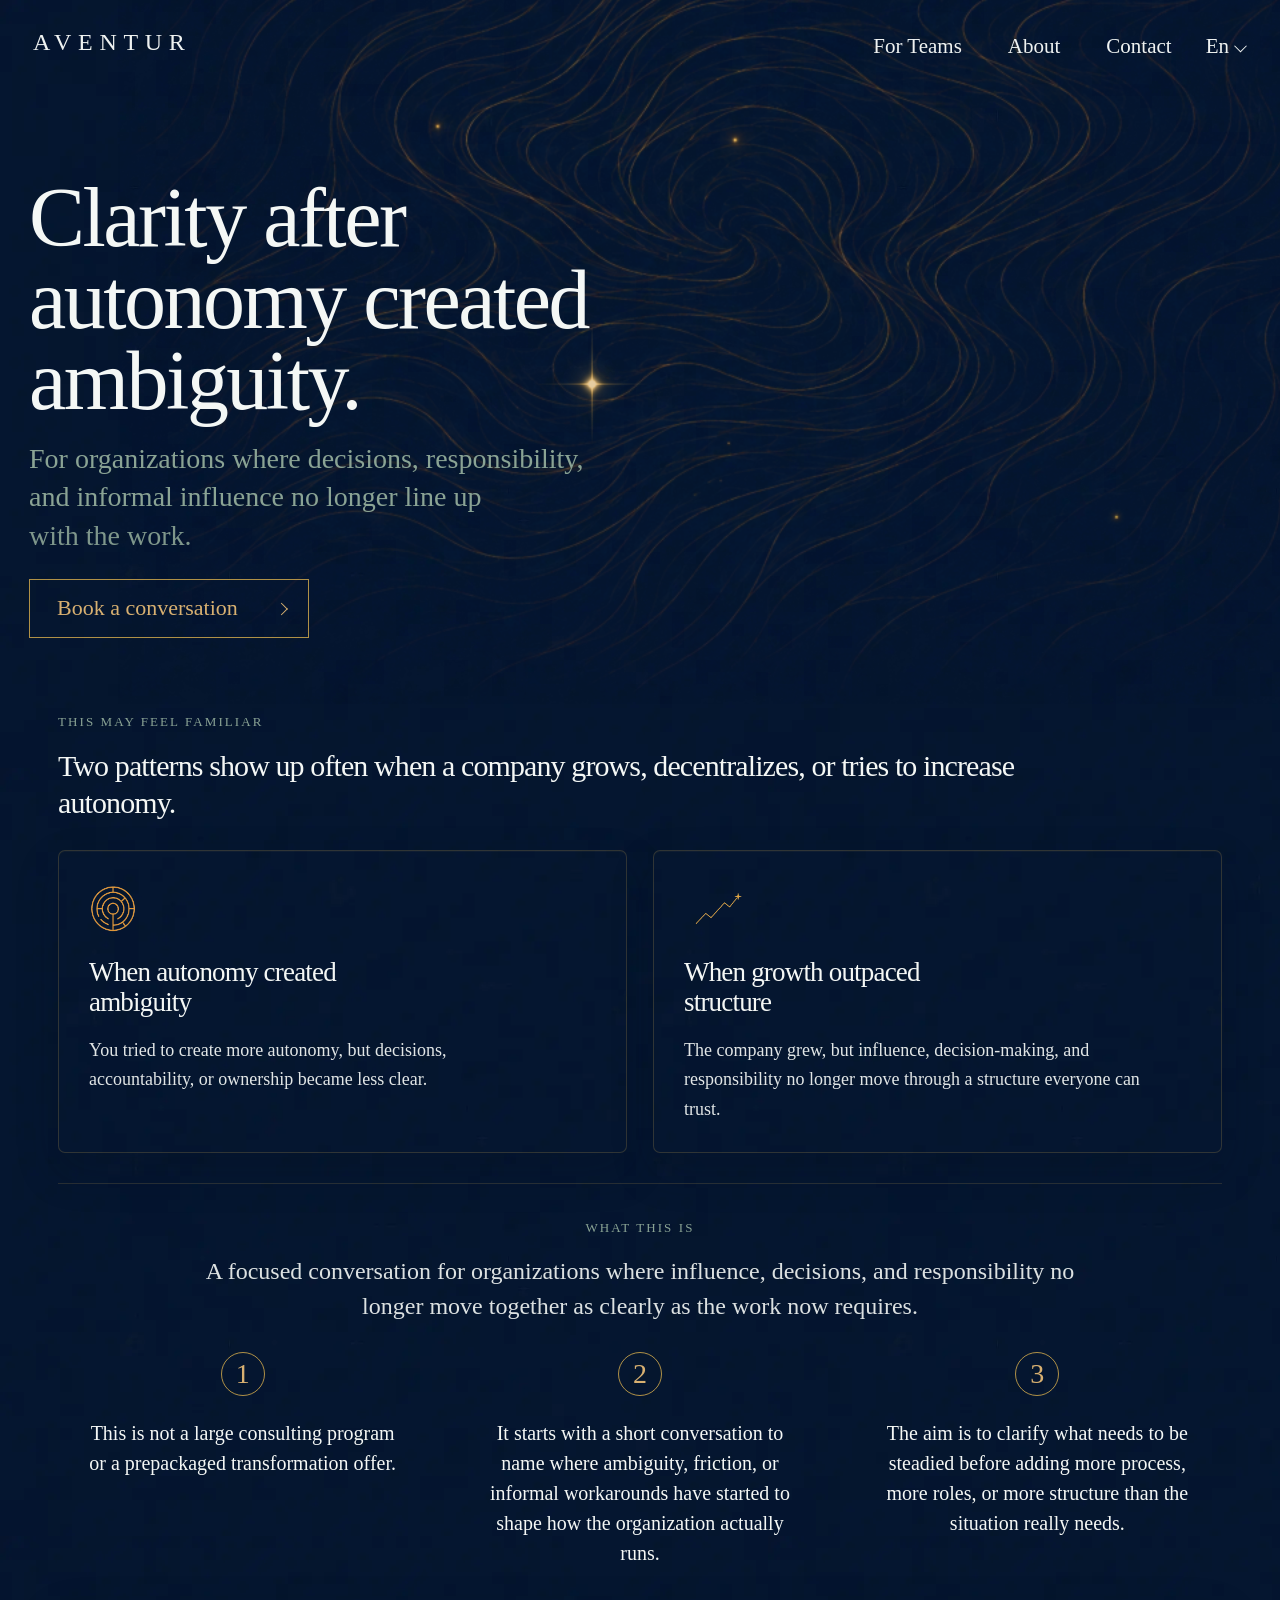
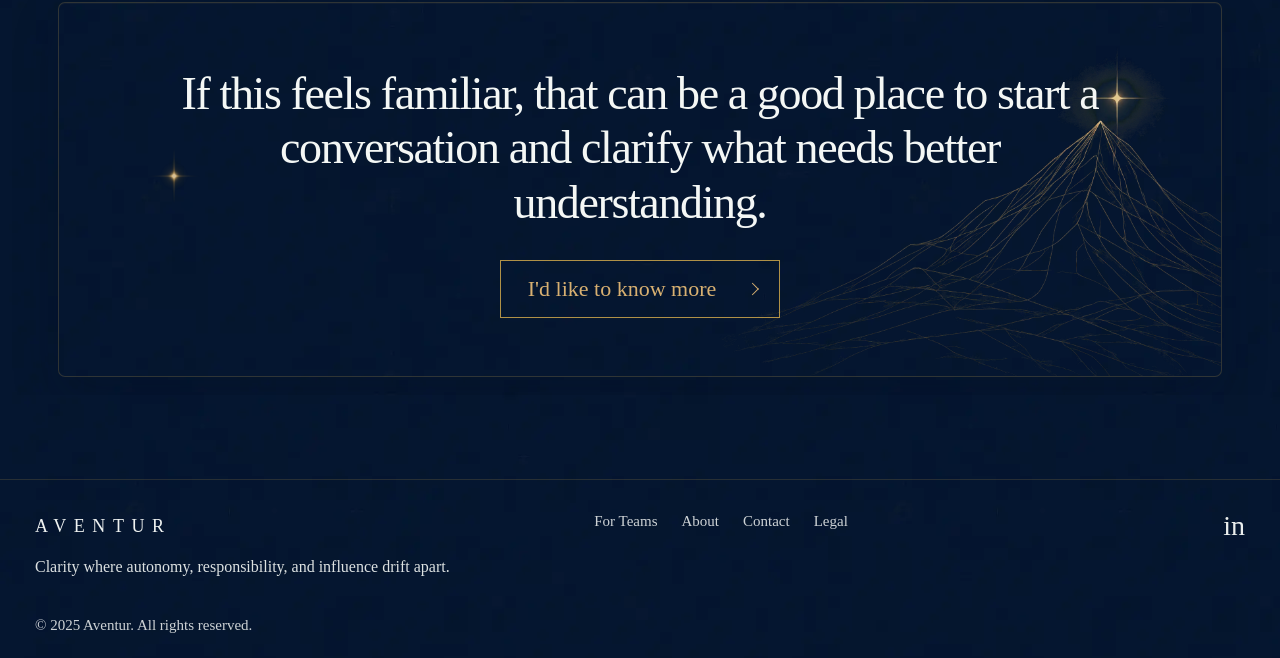
<file: en/index.html>
<!DOCTYPE html>
<html lang="en">
  <head>
    <meta charset="UTF-8">
    <meta name="viewport" content="width=device-width, initial-scale=1.0">
    <title>Aventur</title>
    <meta
      name="description"
      content="Aventur helps organizations restore boundaries without returning to bureaucracy."
    >
    <link rel="canonical" href="https://aventur.biz/en/">
    <link rel="alternate" hreflang="en" href="https://aventur.biz/en/">
    <link rel="alternate" hreflang="pl" href="https://aventur.biz/pl/">
    <link rel="alternate" hreflang="x-default" href="https://aventur.biz/pl/">
    <link rel="icon" type="image/png" href="../assets/favicon/favicon2.png">
    <meta name="theme-color" content="#0b0e12">
    <link rel="stylesheet" href="../styles.css">
  </head>
  <body>
    <main class="page-shell" id="top">
      <section class="hero-frame-wrap">
        <div class="hero-frame">
          <div class="hero-art" aria-hidden="true">
            <img
              class="hero-art-image"
              src="../assets/Hero image/aventurine_hero_nebula_alpha_brushed_960.webp"
              alt=""
              fetchpriority="high"
            >
            <img
              class="hero-art-star"
              src="../assets/logo/aventur-hero-image_cross_star.png"
              alt=""
            >
          </div>

          <header class="site-header">
            <a class="brand" href="#top" aria-label="Aventur home">
              <span class="brand-text">AVENTUR</span>
            </a>
            <div class="header-actions">
              <nav class="site-nav" aria-label="Primary">
                <a href="#for-teams">For Teams</a>
                <a href="#about">About</a>
                <a href="https://calendly.com/sebastian-rudnicki-aventur/30min">Contact</a>
              </nav>
              <details class="lang-switch">
                <summary class="lang-current">En</summary>
                <div class="lang-menu" aria-label="Language switcher">
                  <a class="lang-link" href="../pl/" lang="pl" hreflang="pl">Polish</a>
                </div>
              </details>
            </div>
          </header>

          <div class="hero-grid">
            <div class="hero-copy">
              <h1>
                <span>Clarity after</span>
                <span>autonomy created</span>
                <span>ambiguity.</span>
              </h1>
              <p class="hero-support">
                <span>For organizations where decisions, responsibility,</span>
                <span>and informal influence no longer line up</span>
                <span>with the work.</span>
              </p>
              <a class="hero-cta" href="https://calendly.com/sebastian-rudnicki-aventur/30min">Book a conversation</a>
            </div>
          </div>

          <section class="recognition" aria-labelledby="recognition-title">
            <p class="section-eyebrow">This may feel familiar</p>
            <h2 class="section-title" id="recognition-title">
              Two patterns show up often when a company grows, decentralizes, or tries to
              increase autonomy.
            </h2>

            <div class="card-row" id="for-teams">
              <article class="service-card">
                <img
                  class="service-symbol service-symbol--autonomy"
                  src="../assets/Symbols/When autonomy created ambiguity_alpha_crop.png"
                  alt=""
                  loading="lazy"
                >
                <h3>When autonomy created ambiguity</h3>
                <p>
                  You tried to create more autonomy, but decisions, accountability, or
                  ownership became less clear.
                </p>
              </article>
              <article class="service-card">
                <img
                  class="service-symbol service-symbol--growth"
                  src="../assets/Symbols/When growth outpaced structure_alpha_crop.png"
                  alt=""
                  loading="lazy"
                >
                <h3>When growth outpaced structure</h3>
                <p>
                  The company grew, but influence, decision-making, and responsibility no
                  longer move through a structure everyone can trust.
                </p>
              </article>
            </div>
          </section>

          <section class="what-this-is" id="about" aria-labelledby="what-this-is-title">
            <h2 class="section-eyebrow section-eyebrow--centered" id="what-this-is-title">
              What this is
            </h2>
            <p class="what-this-is-intro">
              A focused conversation for organizations where influence, decisions, and
              responsibility no longer move together as clearly as the work now requires.
            </p>
            <div class="steps-row">
              <article class="step-card">
                <span class="step-number">1</span>
                <p>This is not a large consulting program or a prepackaged transformation offer.</p>
              </article>
              <article class="step-card">
                <span class="step-number">2</span>
                <p>It starts with a short conversation to name where ambiguity, friction, or informal workarounds have started to shape how the organization actually runs.</p>
              </article>
              <article class="step-card">
                <span class="step-number">3</span>
                <p>The aim is to clarify what needs to be steadied before adding more process, more roles, or more structure than the situation really needs.</p>
              </article>
            </div>
          </section>

          <section class="contact-panel" id="contact" aria-labelledby="contact-title">
            <div class="contact-panel-art" aria-hidden="true">
              <img
                class="contact-panel-artwork"
                src="../assets/Artwork/Mountain-alpha-5.webp"
                alt=""
                loading="lazy"
              >
              <img
                class="contact-panel-star"
                src="../assets/logo/aventur-hero-image_cross_star.png"
                alt=""
              >
            </div>
            <h2 class="contact-title" id="contact-title">
              If this feels familiar, that can be a good place to start a conversation and clarify what needs better understanding.
            </h2>
            <div class="contact-actions">
              <a class="hero-cta contact-cta" href="https://calendly.com/sebastian-rudnicki-aventur/30min">I'd like to know more</a>
            </div>
          </section>
        </div>
      </section>

      <footer class="site-footer" aria-label="Footer">
        <div class="footer-inner">
          <div class="footer-grid">
            <div class="footer-brand-block">
              <a class="footer-brand" href="#top" aria-label="Aventur home">AVENTUR</a>
              <p>Clarity where autonomy, responsibility, and influence drift apart.</p>
            </div>

            <div class="footer-meta">
              <nav class="footer-meta-links" aria-label="Footer navigation">
                <a href="#for-teams">For Teams</a>
                <a href="#about">About</a>
                <a href="#contact">Contact</a>
                <a href="./legal/">Legal</a>
              </nav>

              <div class="footer-socials" aria-label="Social links">
                <a href="#" aria-label="LinkedIn">in</a>
              </div>
            </div>
          </div>

          <div class="footer-legal">
            <small>&copy; 2025 Aventur. All rights reserved.</small>
          </div>
        </div>
      </footer>
    </main>
  </body>
</html>
</file>
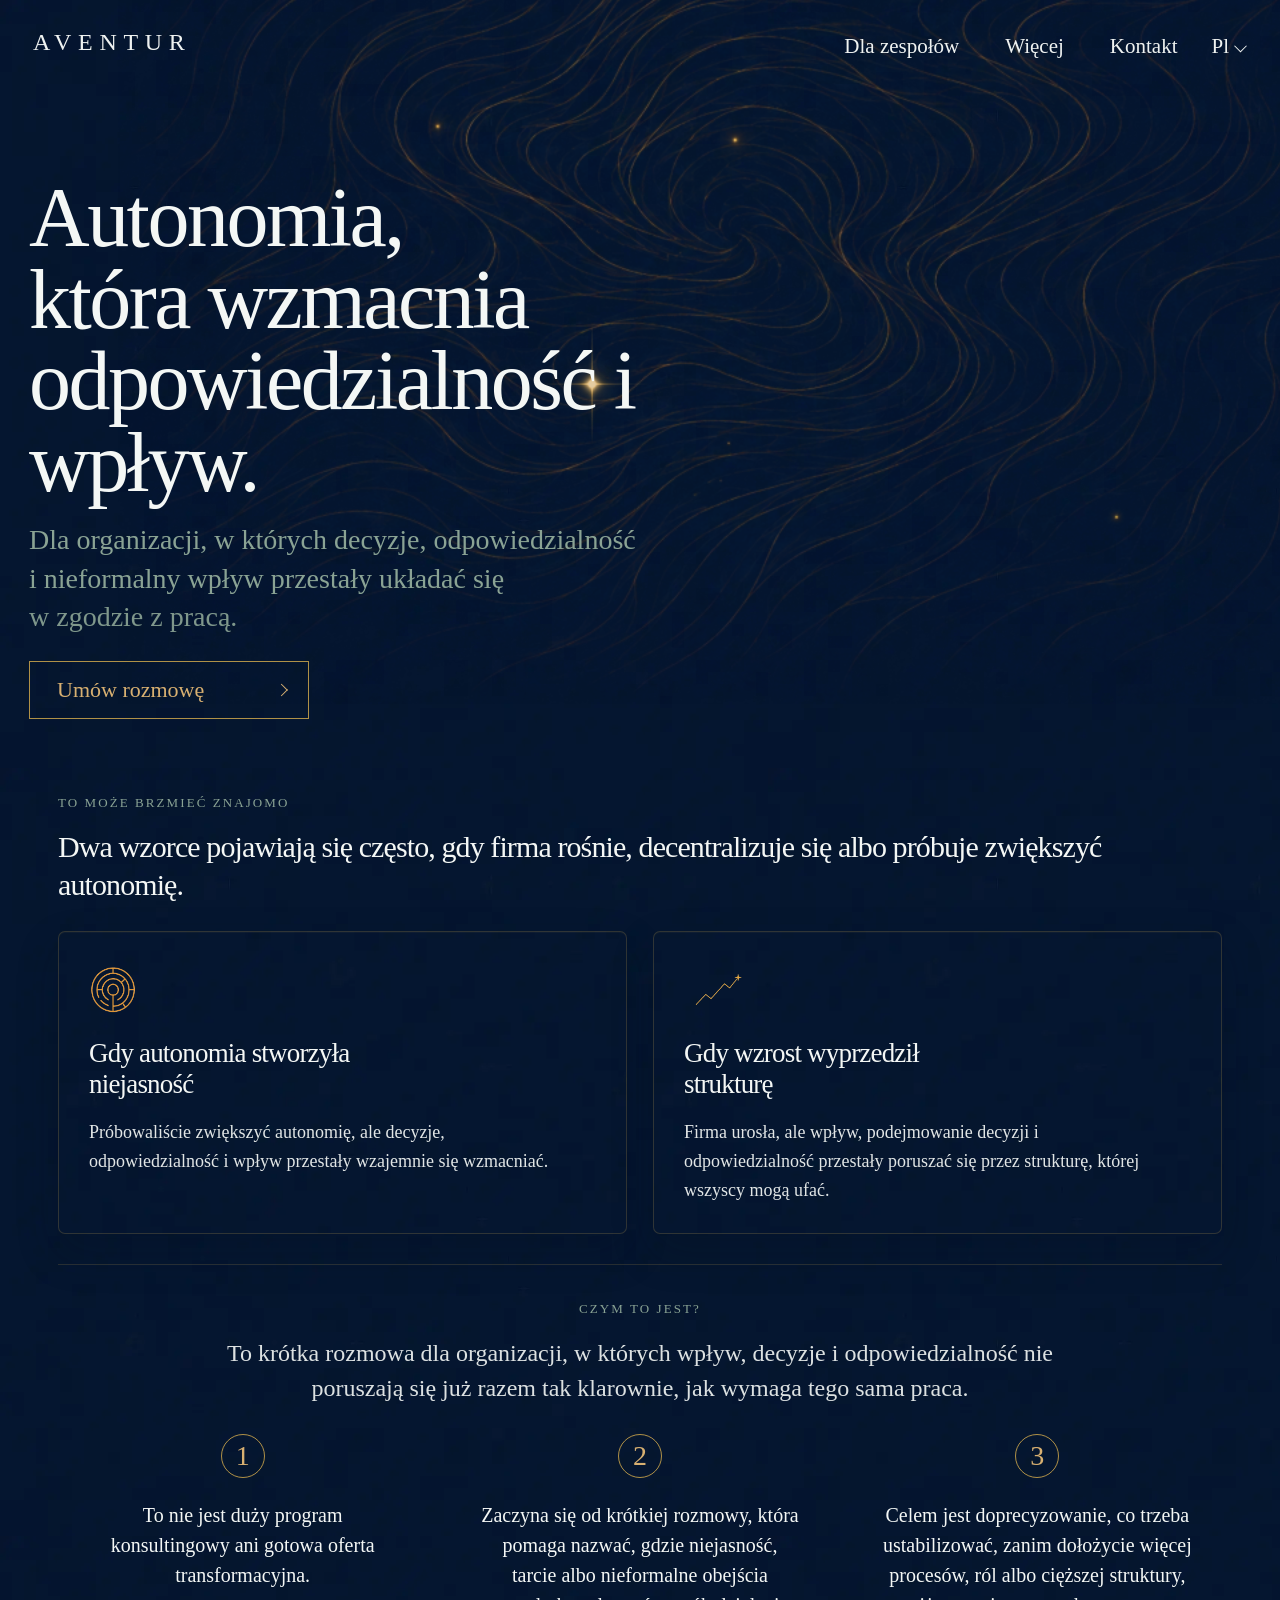
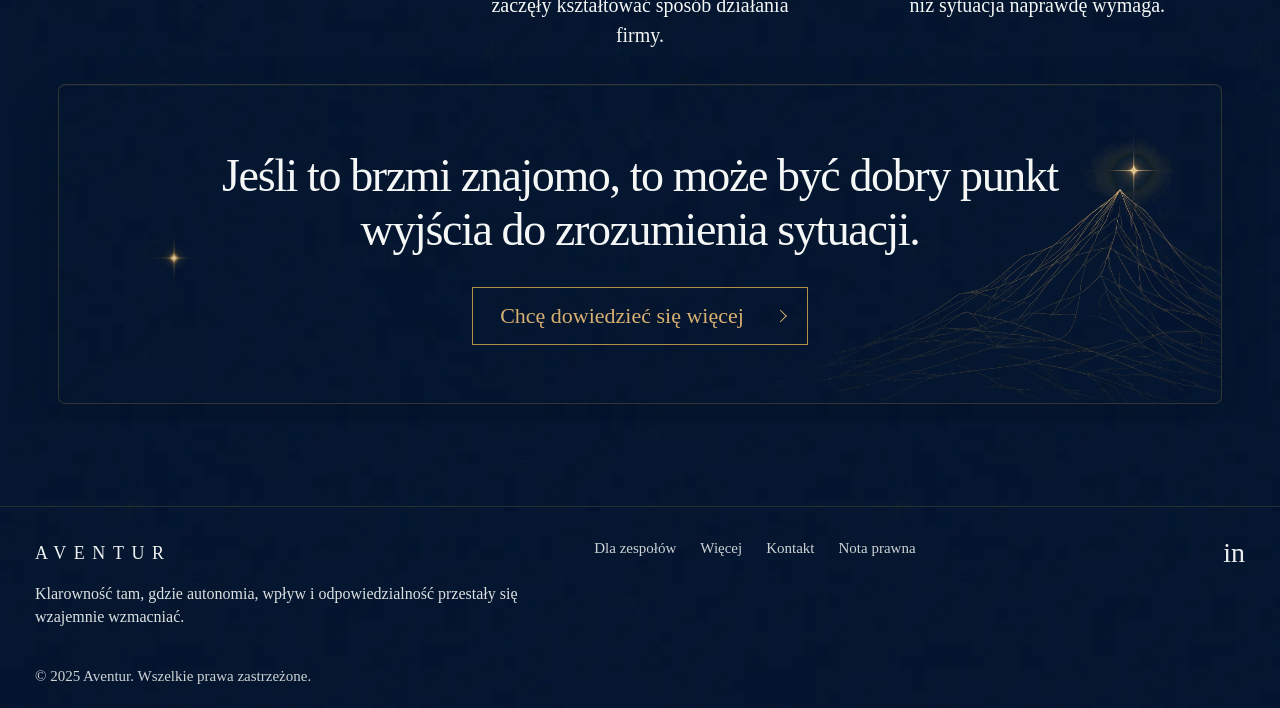
<file: pl/index.html>
<!DOCTYPE html>
<html lang="pl">
  <head>
    <meta charset="UTF-8">
    <meta name="viewport" content="width=device-width, initial-scale=1.0">
    <title>Aventur</title>
    <meta
      name="description"
      content="Aventur pomaga organizacjom odzyskać klarowność tam, gdzie decyzje, odpowiedzialność i wpływ przestały iść razem z pracą."
    >
    <link rel="canonical" href="https://aventur.biz/pl/">
    <link rel="alternate" hreflang="pl" href="https://aventur.biz/pl/">
    <link rel="alternate" hreflang="en" href="https://aventur.biz/en/">
    <link rel="alternate" hreflang="x-default" href="https://aventur.biz/pl/">
    <link rel="icon" type="image/png" href="../assets/favicon/favicon2.png">
    <meta name="theme-color" content="#0b0e12">
    <link rel="stylesheet" href="../styles.css">
  </head>
  <body>
    <main class="page-shell" id="top">
      <section class="hero-frame-wrap">
        <div class="hero-frame">
          <div class="hero-art" aria-hidden="true">
            <img
              class="hero-art-image"
              src="../assets/Hero image/aventurine_hero_nebula_alpha_brushed_960.webp"
              alt=""
              fetchpriority="high"
            >
            <img
              class="hero-art-star"
              src="../assets/logo/aventur-hero-image_cross_star.png"
              alt=""
            >
          </div>

          <header class="site-header">
            <a class="brand" href="#top" aria-label="Strona główna Aventur">
              <span class="brand-text">AVENTUR</span>
            </a>
            <div class="header-actions">
              <nav class="site-nav" aria-label="Główna nawigacja">
                <a href="#for-teams">Dla zespołów</a>
                <a href="#about">Więcej</a>
                <a href="https://calendly.com/sebastian-rudnicki-aventur/30min">Kontakt</a>
              </nav>
              <details class="lang-switch">
                <summary class="lang-current">Pl</summary>
                <div class="lang-menu" aria-label="Przełącznik języka">
                  <a class="lang-link" href="../en/" lang="en" hreflang="en">English</a>
                </div>
              </details>
            </div>
          </header>

          <div class="hero-grid">
            <div class="hero-copy">
              <h1>
                <span>Autonomia,</span>
                <span>która wzmacnia</span>
                <span>odpowiedzialność i wpływ.</span>
              </h1>
              <p class="hero-support">
                <span>Dla organizacji, w których decyzje, odpowiedzialność</span>
                <span>i nieformalny wpływ przestały układać się</span>
                <span>w zgodzie z pracą.</span>
              </p>
              <a class="hero-cta" href="https://calendly.com/sebastian-rudnicki-aventur/30min">Umów rozmowę</a>
            </div>
          </div>

          <section class="recognition" aria-labelledby="recognition-title">
            <p class="section-eyebrow">To może brzmieć znajomo</p>
            <h2 class="section-title" id="recognition-title">
              Dwa wzorce pojawiają się często, gdy firma rośnie, decentralizuje się albo
              próbuje zwiększyć autonomię.
            </h2>

            <div class="card-row" id="for-teams">
              <article class="service-card">
                <img
                  class="service-symbol service-symbol--autonomy"
                  src="../assets/Symbols/When autonomy created ambiguity_alpha_crop.png"
                  alt=""
                  loading="lazy"
                >
                <h3>Gdy autonomia stworzyła niejasność</h3>
                <p>
                  Próbowaliście zwiększyć autonomię, ale decyzje, odpowiedzialność i wpływ
                  przestały wzajemnie się wzmacniać.
                </p>
              </article>
              <article class="service-card">
                <img
                  class="service-symbol service-symbol--growth"
                  src="../assets/Symbols/When growth outpaced structure_alpha_crop.png"
                  alt=""
                  loading="lazy"
                >
                <h3>Gdy wzrost wyprzedził strukturę</h3>
                <p>
                  Firma urosła, ale wpływ, podejmowanie decyzji i odpowiedzialność przestały
                  poruszać się przez strukturę, której wszyscy mogą ufać.
                </p>
              </article>
            </div>
          </section>

          <section class="what-this-is" id="about" aria-labelledby="what-this-is-title">
            <h2 class="section-eyebrow section-eyebrow--centered" id="what-this-is-title">
              Czym to jest?
            </h2>
            <p class="what-this-is-intro">
              To krótka rozmowa dla organizacji, w których wpływ, decyzje i odpowiedzialność
              nie poruszają się już razem tak klarownie, jak wymaga tego sama praca.
            </p>
            <div class="steps-row">
              <article class="step-card">
                <span class="step-number">1</span>
                <p>To nie jest duży program konsultingowy ani gotowa oferta transformacyjna.</p>
              </article>
              <article class="step-card">
                <span class="step-number">2</span>
                <p>Zaczyna się od krótkiej rozmowy, która pomaga nazwać, gdzie niejasność, tarcie albo nieformalne obejścia zaczęły kształtować sposób działania firmy.</p>
              </article>
              <article class="step-card">
                <span class="step-number">3</span>
                <p>Celem jest doprecyzowanie, co trzeba ustabilizować, zanim dołożycie więcej procesów, ról albo cięższej struktury, niż sytuacja naprawdę wymaga.</p>
              </article>
            </div>
          </section>

          <section class="contact-panel" id="contact" aria-labelledby="contact-title">
            <div class="contact-panel-art" aria-hidden="true">
              <img
                class="contact-panel-artwork"
                src="../assets/Artwork/Mountain-alpha-5.webp"
                alt=""
                loading="lazy"
              >
              <img
                class="contact-panel-star"
                src="../assets/logo/aventur-hero-image_cross_star.png"
                alt=""
              >
            </div>
            <h2 class="contact-title" id="contact-title">
              Jeśli to brzmi znajomo, to może być dobry punkt wyjścia do zrozumienia sytuacji.
            </h2>
            <div class="contact-actions">
              <a class="hero-cta contact-cta" href="https://calendly.com/sebastian-rudnicki-aventur/30min">Chcę dowiedzieć się więcej</a>
            </div>
          </section>
        </div>
      </section>

      <footer class="site-footer" aria-label="Stopka">
        <div class="footer-inner">
          <div class="footer-grid">
            <div class="footer-brand-block">
              <a class="footer-brand" href="#top" aria-label="Strona główna Aventur">AVENTUR</a>
              <p>Klarowność tam, gdzie autonomia, wpływ i odpowiedzialność przestały się wzajemnie wzmacniać.</p>
            </div>

            <div class="footer-meta">
              <nav class="footer-meta-links" aria-label="Nawigacja w stopce">
                <a href="#for-teams">Dla zespołów</a>
                <a href="#about">Więcej</a>
                <a href="#contact">Kontakt</a>
                <a href="./legal/">Nota prawna</a>
              </nav>

              <div class="footer-socials" aria-label="Linki społecznościowe">
                <a href="#" aria-label="LinkedIn">in</a>
              </div>
            </div>
          </div>

          <div class="footer-legal">
            <small>&copy; 2025 Aventur. Wszelkie prawa zastrzeżone.</small>
          </div>
        </div>
      </footer>
    </main>
  </body>
</html>
</file>
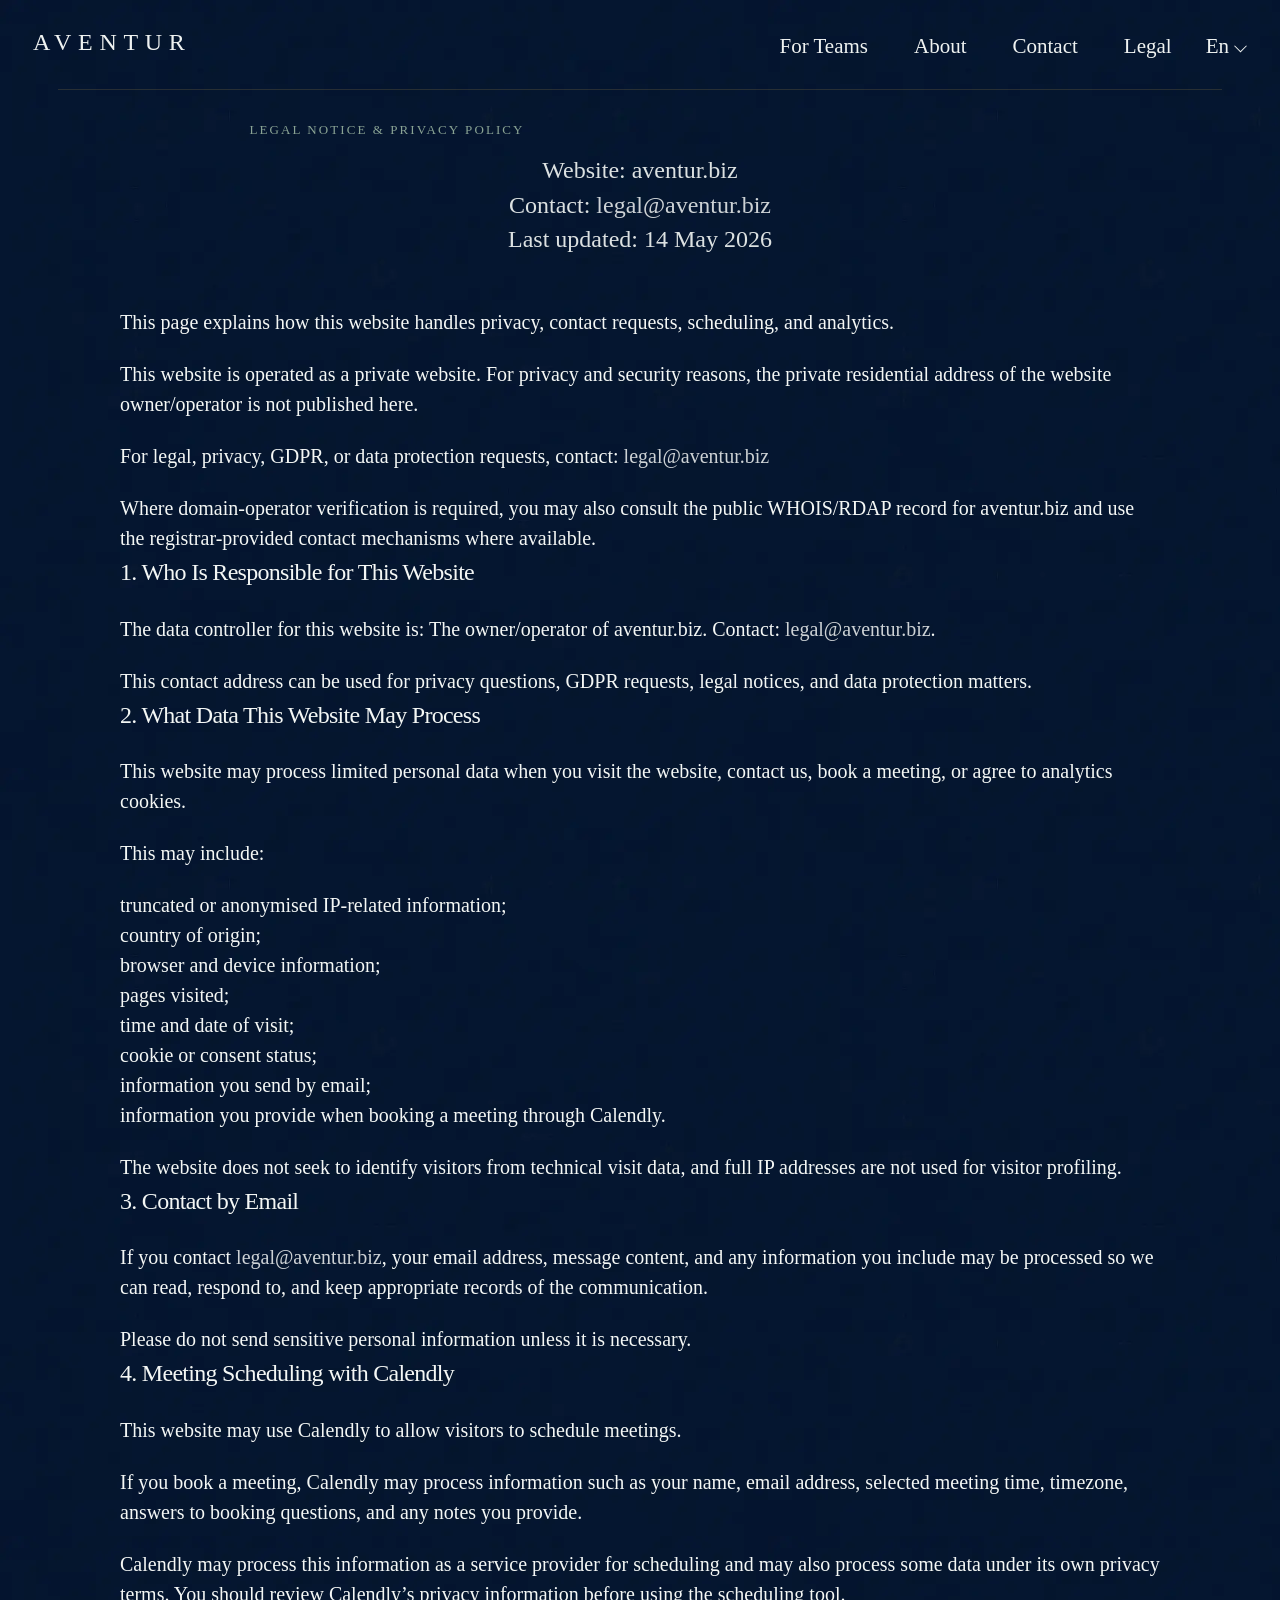
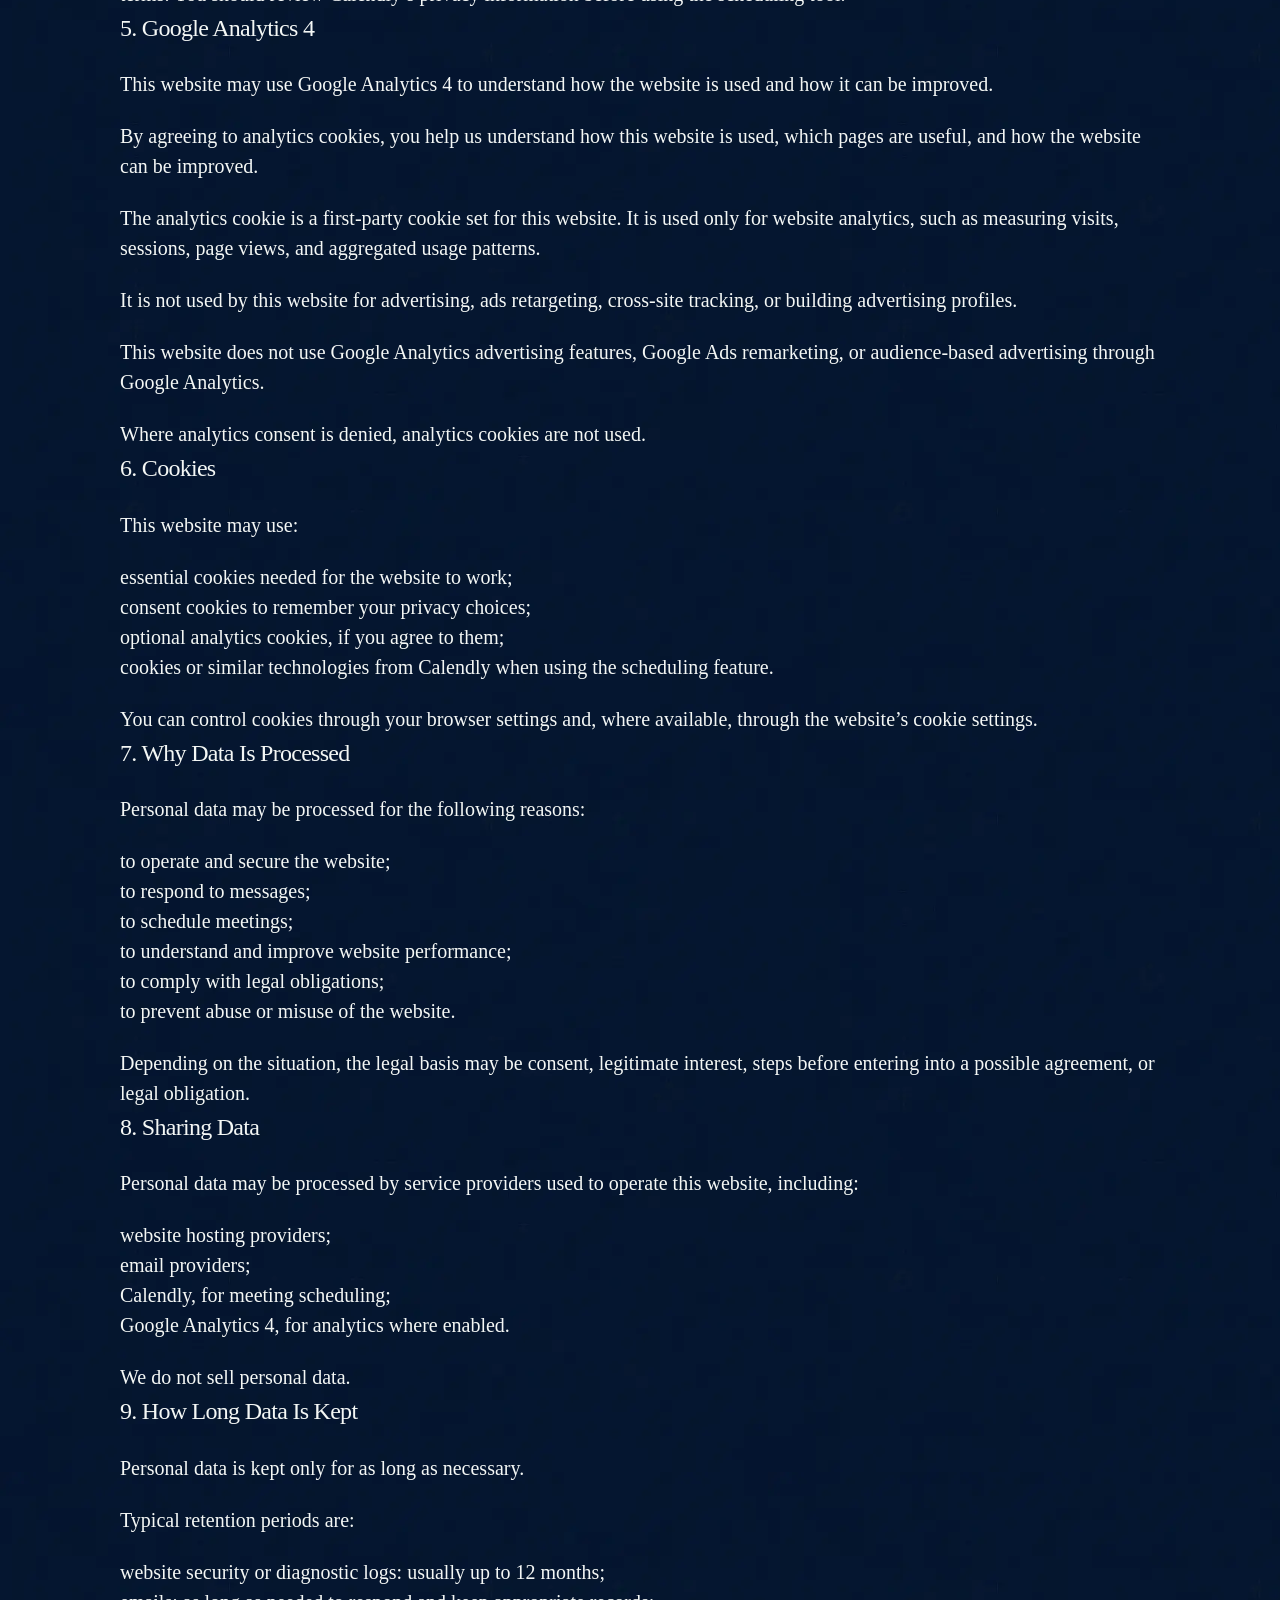
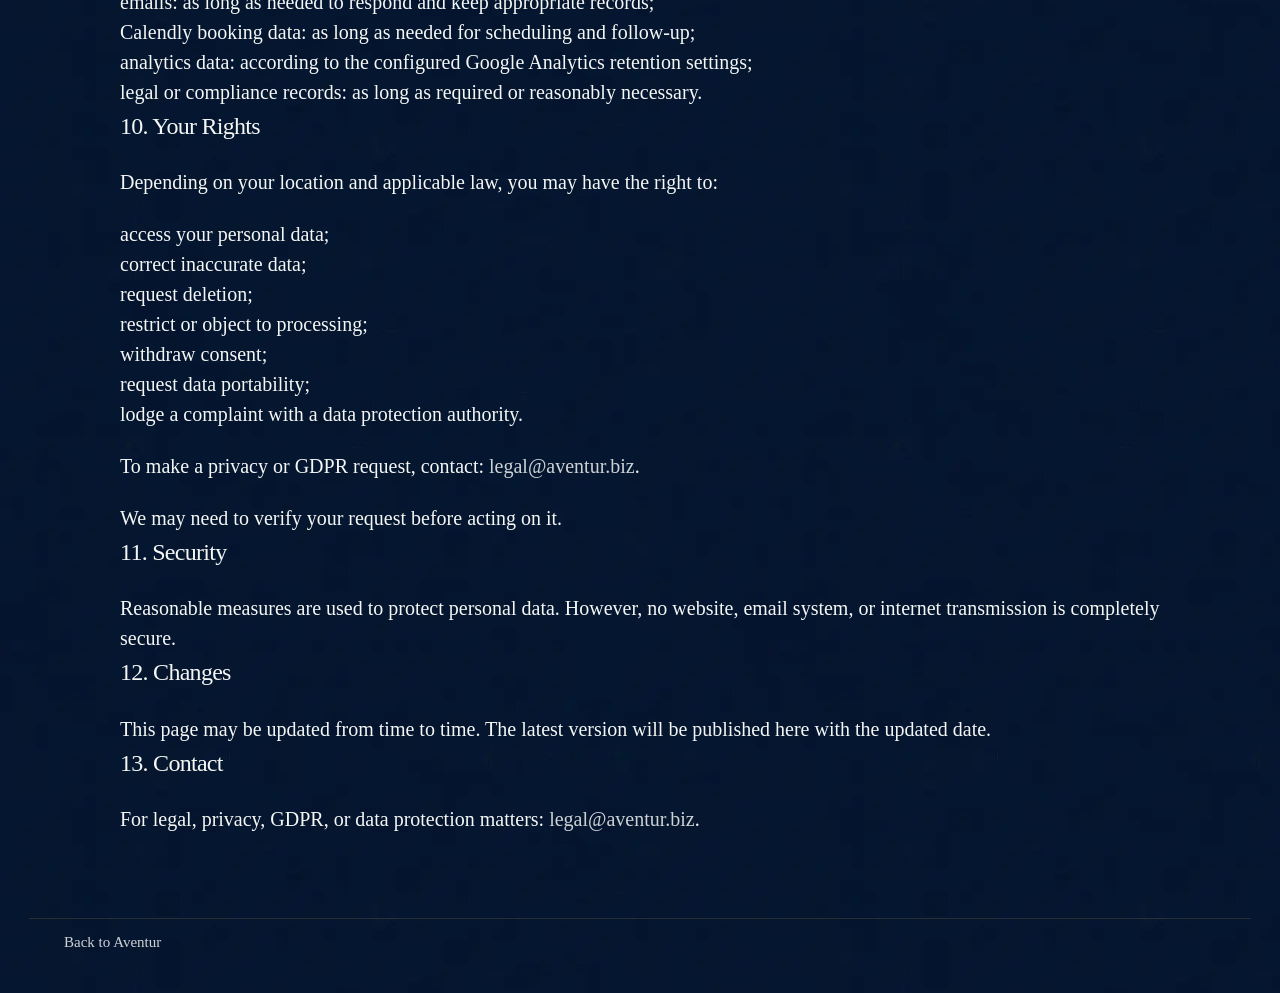
<file: en/legal/index.html>
<!DOCTYPE html>
<html lang="en">
  <head>
    <meta charset="UTF-8">
    <meta name="viewport" content="width=device-width, initial-scale=1.0">
    <title>Legal | Aventur</title>
    <meta name="robots" content="noindex">
    <link rel="canonical" href="https://aventur.biz/en/legal/">
    <link rel="alternate" hreflang="en" href="https://aventur.biz/en/legal/">
    <link rel="alternate" hreflang="pl" href="https://aventur.biz/pl/legal/">
    <link rel="alternate" hreflang="x-default" href="https://aventur.biz/pl/legal/">
    <link rel="icon" type="image/png" href="../../assets/favicon/favicon2.png">
    <meta name="theme-color" content="#0b0e12">
    <link rel="stylesheet" href="../../styles.css">
  </head>
  <body>
    <main class="page-shell legal-page" id="top">
      <section class="hero-frame-wrap">
        <div class="hero-frame">
          <header class="site-header">
            <a class="brand" href="../" aria-label="Aventur home">
              <span class="brand-text">AVENTUR</span>
            </a>
            <div class="header-actions">
              <nav class="site-nav" aria-label="Primary">
                <a href="../#for-teams">For Teams</a>
                <a href="../#about">About</a>
                <a href="../#contact">Contact</a>
                <a href="#top">Legal</a>
              </nav>
              <details class="lang-switch">
                <summary class="lang-current">En</summary>
                <div class="lang-menu" aria-label="Language switcher">
                  <a class="lang-link" href="../../pl/legal/" lang="pl" hreflang="pl">Polish</a>
                </div>
              </details>
            </div>
          </header>

          <section class="what-this-is" aria-labelledby="legal-title">
            <h1 class="section-eyebrow section-eyebrow--centered" id="legal-title">Legal Notice &amp; Privacy Policy</h1>

            <p class="what-this-is-intro">
              Website: aventur.biz<br>
              Contact: <a class="lang-link" href="mailto:legal@aventur.biz">legal@aventur.biz</a><br>
              Last updated: 14 May 2026
            </p>

            <div class="steps-row">
              <article class="step-card">
                <p>
                  This page explains how this website handles privacy, contact requests, scheduling, and analytics.
                </p>
                <p>
                  This website is operated as a private website. For privacy and security reasons, the private residential address of the website owner/operator is not published here.
                </p>
                <p>
                  For legal, privacy, GDPR, or data protection requests, contact: <a class="lang-link" href="mailto:legal@aventur.biz">legal@aventur.biz</a>
                </p>
                <p>
                  Where domain-operator verification is required, you may also consult the public WHOIS/RDAP record for aventur.biz and use the registrar-provided contact mechanisms where available.
                </p>

                <h2>1. Who Is Responsible for This Website</h2>
                <p>The data controller for this website is: The owner/operator of aventur.biz. Contact: <a class="lang-link" href="mailto:legal@aventur.biz">legal@aventur.biz</a>.</p>
                <p>This contact address can be used for privacy questions, GDPR requests, legal notices, and data protection matters.</p>

                <h2>2. What Data This Website May Process</h2>
                <p>This website may process limited personal data when you visit the website, contact us, book a meeting, or agree to analytics cookies.</p>
                <p>This may include:</p>
                <p>
                  truncated or anonymised IP-related information;<br>
                  country of origin;<br>
                  browser and device information;<br>
                  pages visited;<br>
                  time and date of visit;<br>
                  cookie or consent status;<br>
                  information you send by email;<br>
                  information you provide when booking a meeting through Calendly.
                </p>
                <p>The website does not seek to identify visitors from technical visit data, and full IP addresses are not used for visitor profiling.</p>

                <h2>3. Contact by Email</h2>
                <p>If you contact <a class="lang-link" href="mailto:legal@aventur.biz">legal@aventur.biz</a>, your email address, message content, and any information you include may be processed so we can read, respond to, and keep appropriate records of the communication.</p>
                <p>Please do not send sensitive personal information unless it is necessary.</p>

                <h2>4. Meeting Scheduling with Calendly</h2>
                <p>This website may use Calendly to allow visitors to schedule meetings.</p>
                <p>If you book a meeting, Calendly may process information such as your name, email address, selected meeting time, timezone, answers to booking questions, and any notes you provide.</p>
                <p>Calendly may process this information as a service provider for scheduling and may also process some data under its own privacy terms. You should review Calendly’s privacy information before using the scheduling tool.</p>

                <h2>5. Google Analytics 4</h2>
                <p>This website may use Google Analytics 4 to understand how the website is used and how it can be improved.</p>
                <p>By agreeing to analytics cookies, you help us understand how this website is used, which pages are useful, and how the website can be improved.</p>
                <p>The analytics cookie is a first-party cookie set for this website. It is used only for website analytics, such as measuring visits, sessions, page views, and aggregated usage patterns.</p>
                <p>It is not used by this website for advertising, ads retargeting, cross-site tracking, or building advertising profiles.</p>
                <p>This website does not use Google Analytics advertising features, Google Ads remarketing, or audience-based advertising through Google Analytics.</p>
                <p>Where analytics consent is denied, analytics cookies are not used.</p>

                <h2>6. Cookies</h2>
                <p>This website may use:</p>
                <p>
                  essential cookies needed for the website to work;<br>
                  consent cookies to remember your privacy choices;<br>
                  optional analytics cookies, if you agree to them;<br>
                  cookies or similar technologies from Calendly when using the scheduling feature.
                </p>
                <p>You can control cookies through your browser settings and, where available, through the website’s cookie settings.</p>

                <h2>7. Why Data Is Processed</h2>
                <p>Personal data may be processed for the following reasons:</p>
                <p>
                  to operate and secure the website;<br>
                  to respond to messages;<br>
                  to schedule meetings;<br>
                  to understand and improve website performance;<br>
                  to comply with legal obligations;<br>
                  to prevent abuse or misuse of the website.
                </p>
                <p>Depending on the situation, the legal basis may be consent, legitimate interest, steps before entering into a possible agreement, or legal obligation.</p>

                <h2>8. Sharing Data</h2>
                <p>Personal data may be processed by service providers used to operate this website, including:</p>
                <p>
                  website hosting providers;<br>
                  email providers;<br>
                  Calendly, for meeting scheduling;<br>
                  Google Analytics 4, for analytics where enabled.
                </p>
                <p>We do not sell personal data.</p>

                <h2>9. How Long Data Is Kept</h2>
                <p>Personal data is kept only for as long as necessary.</p>
                <p>Typical retention periods are:</p>
                <p>
                  website security or diagnostic logs: usually up to 12 months;<br>
                  emails: as long as needed to respond and keep appropriate records;<br>
                  Calendly booking data: as long as needed for scheduling and follow-up;<br>
                  analytics data: according to the configured Google Analytics retention settings;<br>
                  legal or compliance records: as long as required or reasonably necessary.
                </p>

                <h2>10. Your Rights</h2>
                <p>Depending on your location and applicable law, you may have the right to:</p>
                <p>
                  access your personal data;<br>
                  correct inaccurate data;<br>
                  request deletion;<br>
                  restrict or object to processing;<br>
                  withdraw consent;<br>
                  request data portability;<br>
                  lodge a complaint with a data protection authority.
                </p>
                <p>To make a privacy or GDPR request, contact: <a class="lang-link" href="mailto:legal@aventur.biz">legal@aventur.biz</a>.</p>
                <p>We may need to verify your request before acting on it.</p>

                <h2>11. Security</h2>
                <p>Reasonable measures are used to protect personal data. However, no website, email system, or internet transmission is completely secure.</p>

                <h2>12. Changes</h2>
                <p>This page may be updated from time to time. The latest version will be published here with the updated date.</p>

                <h2>13. Contact</h2>
                <p>For legal, privacy, GDPR, or data protection matters: <a class="lang-link" href="mailto:legal@aventur.biz">legal@aventur.biz</a>.</p>
              </article>
            </div>
          </section>

          <footer class="site-footer" aria-label="Footer">
            <div class="footer-inner">
              <div class="footer-legal">
                <small><a class="lang-link" href="../">Back to Aventur</a></small>
              </div>
            </div>
          </footer>
        </div>
      </section>
    </main>
  </body>
</html>
</file>
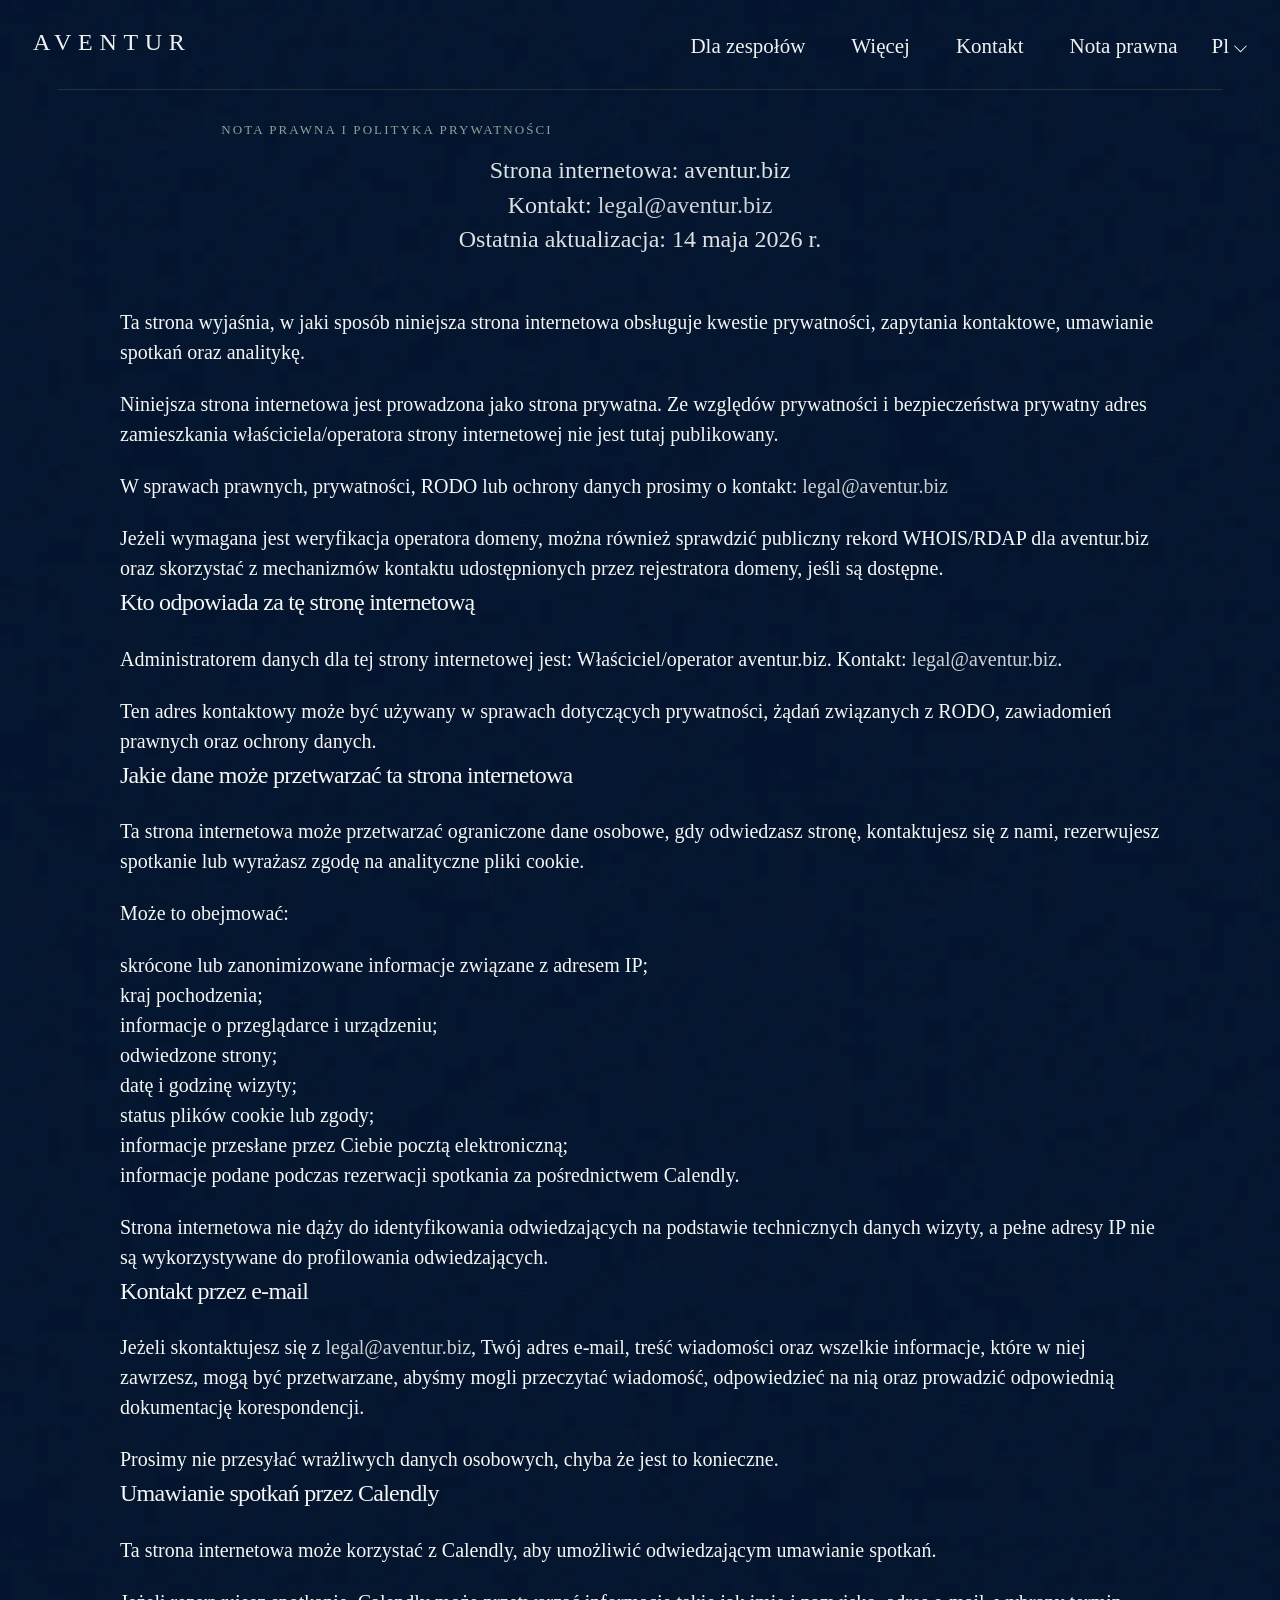
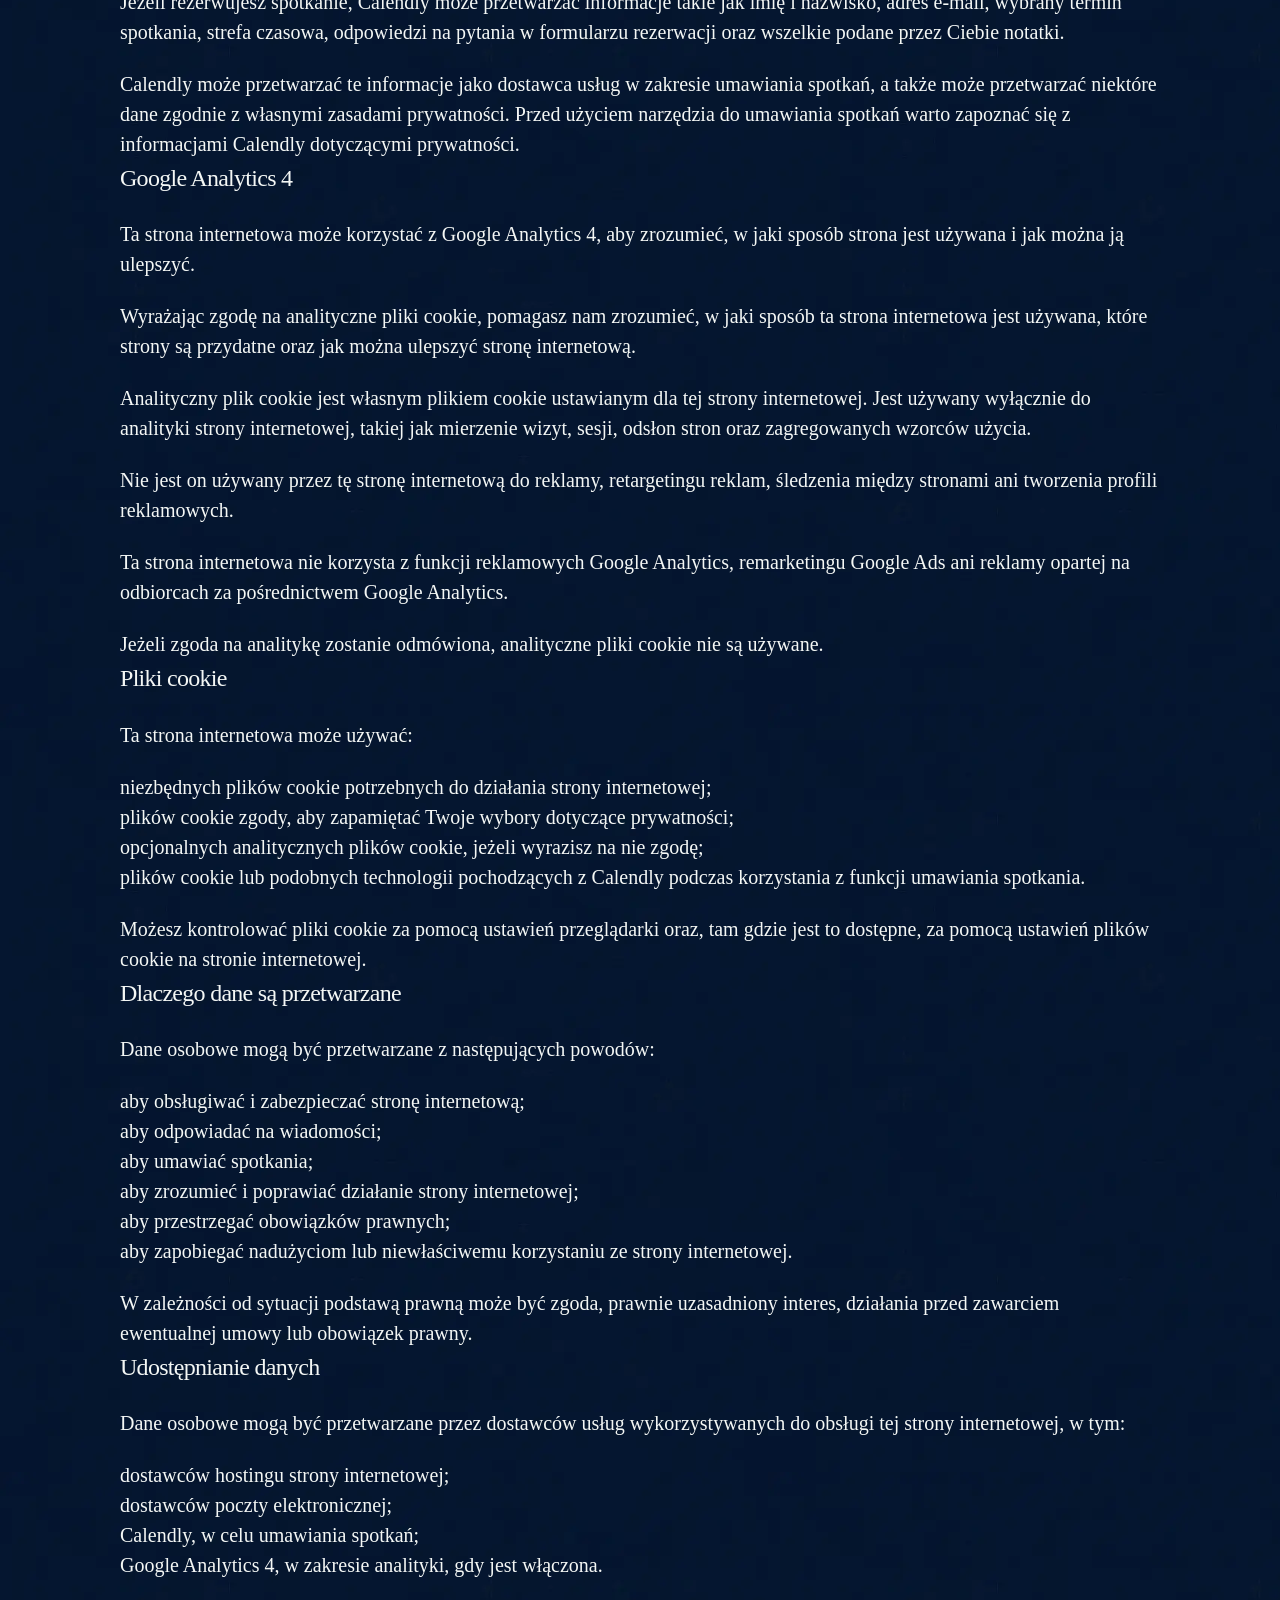
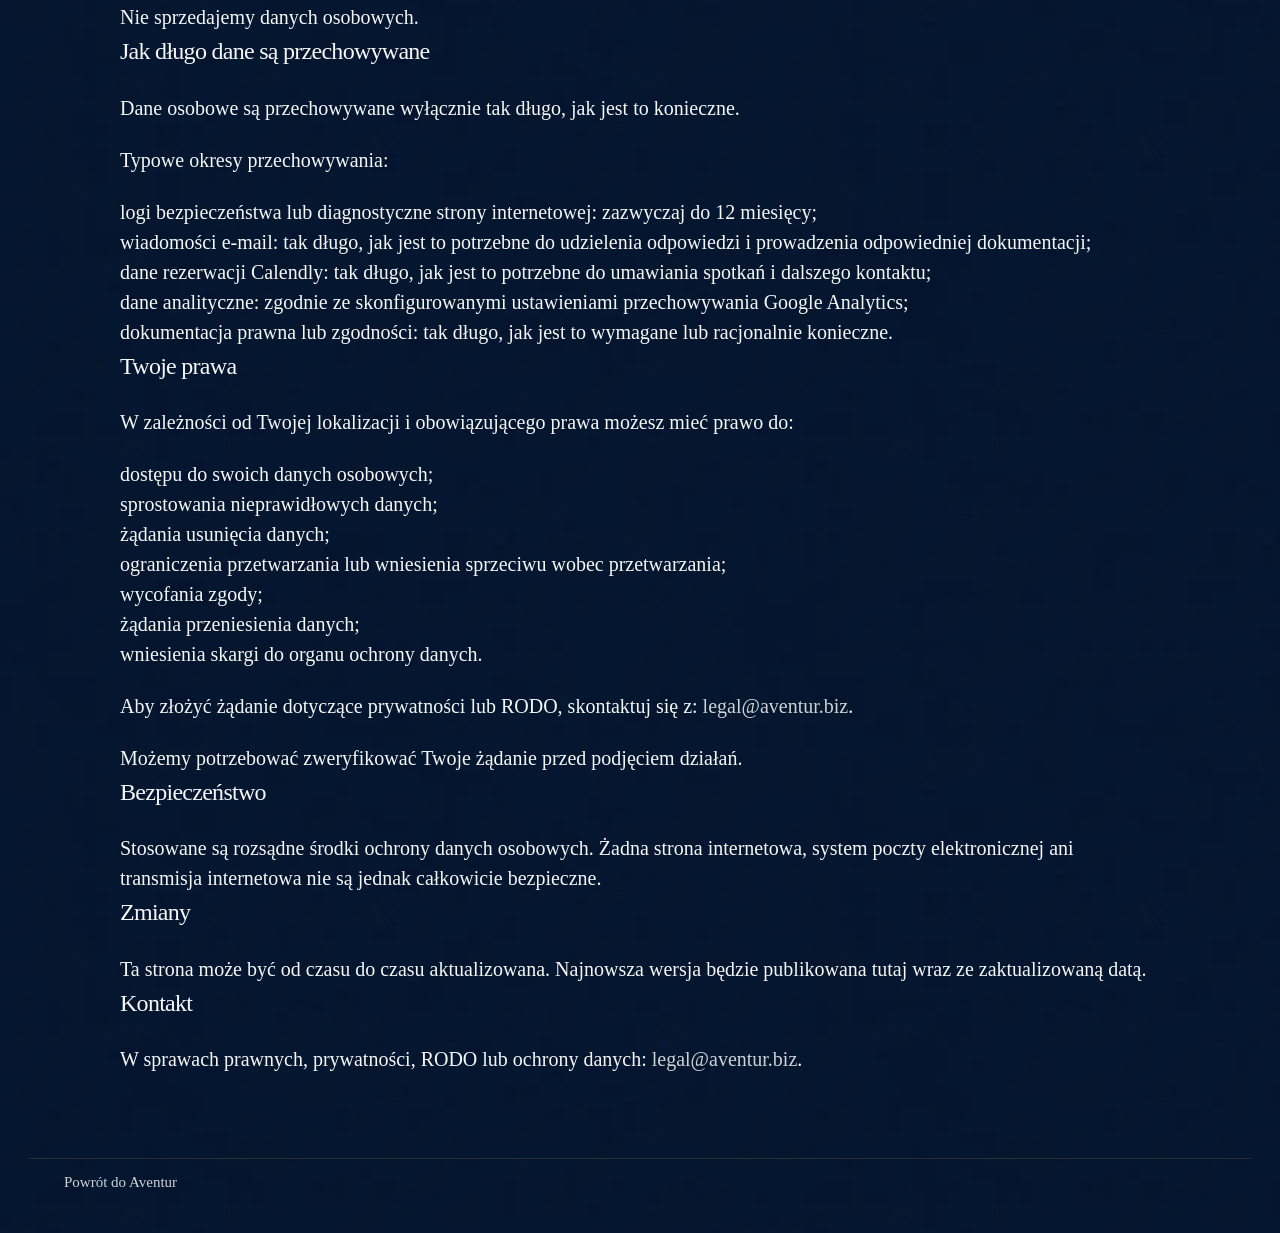
<file: pl/legal/index.html>
<!DOCTYPE html>
<html lang="pl">
  <head>
    <meta charset="UTF-8">
    <meta name="viewport" content="width=device-width, initial-scale=1.0">
    <title>Nota prawna | Aventur</title>
    <meta name="robots" content="noindex">
    <link rel="canonical" href="https://aventur.biz/pl/legal/">
    <link rel="alternate" hreflang="pl" href="https://aventur.biz/pl/legal/">
    <link rel="alternate" hreflang="en" href="https://aventur.biz/en/legal/">
    <link rel="alternate" hreflang="x-default" href="https://aventur.biz/pl/legal/">
    <link rel="icon" type="image/png" href="../../assets/favicon/favicon2.png">
    <meta name="theme-color" content="#0b0e12">
    <link rel="stylesheet" href="../../styles.css">
  </head>
  <body>
    <main class="page-shell legal-page" id="top">
      <section class="hero-frame-wrap">
        <div class="hero-frame">
          <header class="site-header">
            <a class="brand" href="../" aria-label="Strona główna Aventur">
              <span class="brand-text">AVENTUR</span>
            </a>
            <div class="header-actions">
              <nav class="site-nav" aria-label="Główna nawigacja">
                <a href="../#for-teams">Dla zespołów</a>
                <a href="../#about">Więcej</a>
                <a href="../#contact">Kontakt</a>
                <a href="#top">Nota prawna</a>
              </nav>
              <details class="lang-switch">
                <summary class="lang-current">Pl</summary>
                <div class="lang-menu" aria-label="Przełącznik języka">
                  <a class="lang-link" href="../../en/legal/" lang="en" hreflang="en">English</a>
                </div>
              </details>
            </div>
          </header>

          <section class="what-this-is" aria-labelledby="legal-title">
            <h1 class="section-eyebrow section-eyebrow--centered" id="legal-title">Nota prawna i Polityka prywatności</h1>

            <p class="what-this-is-intro">
              Strona internetowa: aventur.biz<br>
              Kontakt: <a class="lang-link" href="mailto:legal@aventur.biz">legal@aventur.biz</a><br>
              Ostatnia aktualizacja: 14 maja 2026 r.
            </p>

            <div class="steps-row">
              <article class="step-card">
                <p>
                  Ta strona wyjaśnia, w jaki sposób niniejsza strona internetowa obsługuje kwestie prywatności, zapytania kontaktowe, umawianie spotkań oraz analitykę.
                </p>
                <p>
                  Niniejsza strona internetowa jest prowadzona jako strona prywatna. Ze względów prywatności i bezpieczeństwa prywatny adres zamieszkania właściciela/operatora strony internetowej nie jest tutaj publikowany.
                </p>
                <p>
                  W sprawach prawnych, prywatności, RODO lub ochrony danych prosimy o kontakt: <a class="lang-link" href="mailto:legal@aventur.biz">legal@aventur.biz</a>
                </p>
                <p>
                  Jeżeli wymagana jest weryfikacja operatora domeny, można również sprawdzić publiczny rekord WHOIS/RDAP dla aventur.biz oraz skorzystać z mechanizmów kontaktu udostępnionych przez rejestratora domeny, jeśli są dostępne.
                </p>

                <h2>Kto odpowiada za tę stronę internetową</h2>
                <p>Administratorem danych dla tej strony internetowej jest: Właściciel/operator aventur.biz. Kontakt: <a class="lang-link" href="mailto:legal@aventur.biz">legal@aventur.biz</a>.</p>
                <p>Ten adres kontaktowy może być używany w sprawach dotyczących prywatności, żądań związanych z RODO, zawiadomień prawnych oraz ochrony danych.</p>

                <h2>Jakie dane może przetwarzać ta strona internetowa</h2>
                <p>Ta strona internetowa może przetwarzać ograniczone dane osobowe, gdy odwiedzasz stronę, kontaktujesz się z nami, rezerwujesz spotkanie lub wyrażasz zgodę na analityczne pliki cookie.</p>
                <p>Może to obejmować:</p>
                <p>
                  skrócone lub zanonimizowane informacje związane z adresem IP;<br>
                  kraj pochodzenia;<br>
                  informacje o przeglądarce i urządzeniu;<br>
                  odwiedzone strony;<br>
                  datę i godzinę wizyty;<br>
                  status plików cookie lub zgody;<br>
                  informacje przesłane przez Ciebie pocztą elektroniczną;<br>
                  informacje podane podczas rezerwacji spotkania za pośrednictwem Calendly.
                </p>
                <p>Strona internetowa nie dąży do identyfikowania odwiedzających na podstawie technicznych danych wizyty, a pełne adresy IP nie są wykorzystywane do profilowania odwiedzających.</p>

                <h2>Kontakt przez e-mail</h2>
                <p>Jeżeli skontaktujesz się z <a class="lang-link" href="mailto:legal@aventur.biz">legal@aventur.biz</a>, Twój adres e-mail, treść wiadomości oraz wszelkie informacje, które w niej zawrzesz, mogą być przetwarzane, abyśmy mogli przeczytać wiadomość, odpowiedzieć na nią oraz prowadzić odpowiednią dokumentację korespondencji.</p>
                <p>Prosimy nie przesyłać wrażliwych danych osobowych, chyba że jest to konieczne.</p>

                <h2>Umawianie spotkań przez Calendly</h2>
                <p>Ta strona internetowa może korzystać z Calendly, aby umożliwić odwiedzającym umawianie spotkań.</p>
                <p>Jeżeli rezerwujesz spotkanie, Calendly może przetwarzać informacje takie jak imię i nazwisko, adres e-mail, wybrany termin spotkania, strefa czasowa, odpowiedzi na pytania w formularzu rezerwacji oraz wszelkie podane przez Ciebie notatki.</p>
                <p>Calendly może przetwarzać te informacje jako dostawca usług w zakresie umawiania spotkań, a także może przetwarzać niektóre dane zgodnie z własnymi zasadami prywatności. Przed użyciem narzędzia do umawiania spotkań warto zapoznać się z informacjami Calendly dotyczącymi prywatności.</p>

                <h2>Google Analytics 4</h2>
                <p>Ta strona internetowa może korzystać z Google Analytics 4, aby zrozumieć, w jaki sposób strona jest używana i jak można ją ulepszyć.</p>
                <p>Wyrażając zgodę na analityczne pliki cookie, pomagasz nam zrozumieć, w jaki sposób ta strona internetowa jest używana, które strony są przydatne oraz jak można ulepszyć stronę internetową.</p>
                <p>Analityczny plik cookie jest własnym plikiem cookie ustawianym dla tej strony internetowej. Jest używany wyłącznie do analityki strony internetowej, takiej jak mierzenie wizyt, sesji, odsłon stron oraz zagregowanych wzorców użycia.</p>
                <p>Nie jest on używany przez tę stronę internetową do reklamy, retargetingu reklam, śledzenia między stronami ani tworzenia profili reklamowych.</p>
                <p>Ta strona internetowa nie korzysta z funkcji reklamowych Google Analytics, remarketingu Google Ads ani reklamy opartej na odbiorcach za pośrednictwem Google Analytics.</p>
                <p>Jeżeli zgoda na analitykę zostanie odmówiona, analityczne pliki cookie nie są używane.</p>

                <h2>Pliki cookie</h2>
                <p>Ta strona internetowa może używać:</p>
                <p>
                  niezbędnych plików cookie potrzebnych do działania strony internetowej;<br>
                  plików cookie zgody, aby zapamiętać Twoje wybory dotyczące prywatności;<br>
                  opcjonalnych analitycznych plików cookie, jeżeli wyrazisz na nie zgodę;<br>
                  plików cookie lub podobnych technologii pochodzących z Calendly podczas korzystania z funkcji umawiania spotkania.
                </p>
                <p>Możesz kontrolować pliki cookie za pomocą ustawień przeglądarki oraz, tam gdzie jest to dostępne, za pomocą ustawień plików cookie na stronie internetowej.</p>

                <h2>Dlaczego dane są przetwarzane</h2>
                <p>Dane osobowe mogą być przetwarzane z następujących powodów:</p>
                <p>
                  aby obsługiwać i zabezpieczać stronę internetową;<br>
                  aby odpowiadać na wiadomości;<br>
                  aby umawiać spotkania;<br>
                  aby zrozumieć i poprawiać działanie strony internetowej;<br>
                  aby przestrzegać obowiązków prawnych;<br>
                  aby zapobiegać nadużyciom lub niewłaściwemu korzystaniu ze strony internetowej.
                </p>
                <p>W zależności od sytuacji podstawą prawną może być zgoda, prawnie uzasadniony interes, działania przed zawarciem ewentualnej umowy lub obowiązek prawny.</p>

                <h2>Udostępnianie danych</h2>
                <p>Dane osobowe mogą być przetwarzane przez dostawców usług wykorzystywanych do obsługi tej strony internetowej, w tym:</p>
                <p>
                  dostawców hostingu strony internetowej;<br>
                  dostawców poczty elektronicznej;<br>
                  Calendly, w celu umawiania spotkań;<br>
                  Google Analytics 4, w zakresie analityki, gdy jest włączona.
                </p>
                <p>Nie sprzedajemy danych osobowych.</p>

                <h2>Jak długo dane są przechowywane</h2>
                <p>Dane osobowe są przechowywane wyłącznie tak długo, jak jest to konieczne.</p>
                <p>Typowe okresy przechowywania:</p>
                <p>
                  logi bezpieczeństwa lub diagnostyczne strony internetowej: zazwyczaj do 12 miesięcy;<br>
                  wiadomości e-mail: tak długo, jak jest to potrzebne do udzielenia odpowiedzi i prowadzenia odpowiedniej dokumentacji;<br>
                  dane rezerwacji Calendly: tak długo, jak jest to potrzebne do umawiania spotkań i dalszego kontaktu;<br>
                  dane analityczne: zgodnie ze skonfigurowanymi ustawieniami przechowywania Google Analytics;<br>
                  dokumentacja prawna lub zgodności: tak długo, jak jest to wymagane lub racjonalnie konieczne.
                </p>

                <h2>Twoje prawa</h2>
                <p>W zależności od Twojej lokalizacji i obowiązującego prawa możesz mieć prawo do:</p>
                <p>
                  dostępu do swoich danych osobowych;<br>
                  sprostowania nieprawidłowych danych;<br>
                  żądania usunięcia danych;<br>
                  ograniczenia przetwarzania lub wniesienia sprzeciwu wobec przetwarzania;<br>
                  wycofania zgody;<br>
                  żądania przeniesienia danych;<br>
                  wniesienia skargi do organu ochrony danych.
                </p>
                <p>Aby złożyć żądanie dotyczące prywatności lub RODO, skontaktuj się z: <a class="lang-link" href="mailto:legal@aventur.biz">legal@aventur.biz</a>.</p>
                <p>Możemy potrzebować zweryfikować Twoje żądanie przed podjęciem działań.</p>

                <h2>Bezpieczeństwo</h2>
                <p>Stosowane są rozsądne środki ochrony danych osobowych. Żadna strona internetowa, system poczty elektronicznej ani transmisja internetowa nie są jednak całkowicie bezpieczne.</p>

                <h2>Zmiany</h2>
                <p>Ta strona może być od czasu do czasu aktualizowana. Najnowsza wersja będzie publikowana tutaj wraz ze zaktualizowaną datą.</p>

                <h2>Kontakt</h2>
                <p>W sprawach prawnych, prywatności, RODO lub ochrony danych: <a class="lang-link" href="mailto:legal@aventur.biz">legal@aventur.biz</a>.</p>
              </article>
            </div>
          </section>

          <footer class="site-footer" aria-label="Stopka">
            <div class="footer-inner">
              <div class="footer-legal">
                <small><a class="lang-link" href="../">Powrót do Aventur</a></small>
              </div>
            </div>
          </footer>
        </div>
      </section>
    </main>
  </body>
</html>
</file>
<file: styles.css>
:root {
  --av-deep-blue: #061a3d;
  --av-mineral-white: #f4f7f5;
  --av-muted-sage: #8aa394;
  --av-mineral-gold: #c8a24a;
  --av-border-light: rgba(244, 247, 245, 0.16);
  --av-shadow: 0 18px 42px rgba(5, 15, 34, 0.2);
  --content-band-max: 1342px;
  --content-min-gutter: 29px;
}

* {
  box-sizing: border-box;
}

body {
  margin: 0;
  min-width: 320px;
  background: var(--av-deep-blue);
  color: var(--av-mineral-white);
  font-family: Georgia, "Times New Roman", serif;
  line-height: 1.6;
}

img {
  display: block;
  max-width: 100%;
}

a {
  color: inherit;
  text-decoration: none;
}

a:focus-visible {
  outline: 2px solid var(--av-mineral-gold);
  outline-offset: 4px;
}

.page-shell {
  min-height: 100vh;
  background-color: var(--av-deep-blue);
  background-image: url("assets/backgrounds/BG_DARK_LEATHER_TILE_1024_source-preserved_v4_quiet.webp");
  background-repeat: repeat;
  background-position: left top;
  background-size: 768px 768px;
}

.hero-frame {
  position: relative;
  width: 100%;
  min-height: 618px;
  overflow: hidden;
  padding: 30px 29px 18px;
}

.site-header {
  position: relative;
  z-index: 2;
  display: flex;
  align-items: flex-start;
  justify-content: space-between;
  gap: 2rem;
  padding-left: 4px;
  padding-right: 4px;
}

.brand {
  display: block;
  flex: 0 0 auto;
  line-height: 1;
}

.brand-text {
  display: inline-block;
  color: rgba(244, 247, 245, 0.98);
  font-family: inherit;
  font-size: 24px;
  font-weight: 400;
  letter-spacing: 0.28em;
  text-transform: uppercase;
  white-space: nowrap;
}

.site-nav {
  display: flex;
  flex-wrap: wrap;
  justify-content: flex-end;
  gap: 46px;
  padding-top: 4px;
  color: rgba(244, 247, 245, 0.98);
  font-size: 21px;
  line-height: 1.2;
}

.header-actions {
  display: flex;
  align-items: baseline;
  justify-content: flex-end;
  gap: 34px;
}

.lang-switch {
  position: relative;
  color: rgba(244, 247, 245, 0.98);
  font-size: 21px;
  line-height: 1.2;
}

.lang-switch summary {
  list-style: none;
}

.lang-switch summary::-webkit-details-marker {
  display: none;
}

.lang-current {
  position: relative;
  display: inline-flex;
  align-items: center;
  padding-right: 18px;
  cursor: pointer;
}

.lang-current::after {
  content: "";
  position: absolute;
  right: 2px;
  top: 50%;
  width: 8px;
  height: 8px;
  border-top: 1px solid currentColor;
  border-right: 1px solid currentColor;
  transform: translateY(-60%) rotate(135deg);
}

.lang-switch[open] .lang-current::after {
  transform: translateY(-40%) rotate(-45deg);
}

.lang-menu {
  position: absolute;
  top: calc(100% + 10px);
  right: 0;
  min-width: 56px;
  padding: 10px 12px;
  border: 1px solid rgba(200, 162, 74, 0.22);
  border-radius: 7px;
  background:
    url("assets/backgrounds/BG_DARK_LEATHER_TILE_1024_source-preserved_v4_quiet.webp") center/768px 768px repeat,
    linear-gradient(180deg, rgba(11, 34, 74, 0.92) 0%, rgba(8, 26, 58, 0.88) 100%),
    rgba(9, 30, 68, 0.9);
  box-shadow: 0 18px 42px rgba(5, 15, 34, 0.24);
}

.lang-menu .lang-link {
  display: block;
  color: rgba(244, 247, 245, 0.84);
  white-space: nowrap;
}

.lang-link {
  color: rgba(244, 247, 245, 0.84);
}

.hero-grid {
  position: relative;
  z-index: 2;
  display: grid;
  grid-template-columns: minmax(0, 680px) minmax(0, 1fr);
  gap: 20px;
  margin-top: 118px;
}

.hero-copy {
  width: 658px;
  padding-left: max(0px, calc(((100vw - var(--content-band-max)) / 4) - var(--content-min-gutter)));
}

h1,
h2,
h3 {
  margin: 0;
  font-weight: 400;
  letter-spacing: -0.03em;
}

h1 {
  width: 658px;
  max-width: 658px;
  display: flex;
  flex-direction: column;
  font-size: 84px;
  line-height: 0.97;
}

h1 span,
.hero-support span {
  display: block;
  width: 100%;
}

.hero-support {
  width: 613px;
  max-width: 613px;
  margin: 18px 0 0;
  color: var(--av-muted-sage);
  font-size: 28px;
  line-height: 1.38;
}

.hero-support span:last-child {
  color: rgba(138, 163, 148, 0.92);
}

.hero-cta {
  position: relative;
  display: inline-flex;
  align-items: center;
  min-width: 280px;
  margin-top: 24px;
  padding: 15px 63px 15px 27px;
  border: 1px solid rgba(200, 162, 74, 0.88);
  color: #d8b071;
  font-size: 22px;
  line-height: 1.2;
}

.hero-cta::after {
  content: "";
  position: absolute;
  top: 50%;
  transform: translateY(-50%);
}

.hero-cta::after {
  right: 22px;
  width: 8px;
  height: 8px;
  border-top: 1px solid currentColor;
  border-right: 1px solid currentColor;
  transform: translateY(-50%) rotate(45deg);
}

.hero-art {
  position: absolute;
  inset: 0;
  z-index: 1;
  overflow: hidden;
  pointer-events: none;
}

.hero-art-image {
  position: absolute;
  top: -256px;
  right: -118px;
  width: 1280px;
  max-width: none;
}

.hero-art-star {
  position: absolute;
  top: 316px;
  right: 620px;
  width: 136px;
  max-width: none;
}

.recognition {
  position: relative;
  z-index: 2;
  width: 1342px;
  max-width: calc(100% - 58px);
  margin: 74px auto 0;
}

.section-eyebrow {
  margin: 0;
  color: #8aa394;
  font-size: 13px;
  letter-spacing: 0.16em;
  text-transform: uppercase;
}

.section-eyebrow--centered {
  text-align: center;
}

.section-title {
  max-width: 1060px;
  margin-top: 14px;
  font-size: 30px;
  line-height: 1.25;
}

.card-row {
  position: relative;
  z-index: 2;
  display: grid;
  grid-template-columns: repeat(2, minmax(0, 1fr));
  gap: 26px;
  margin-top: 28px;
}

.card-row[id],
.what-this-is[id],
.contact-panel[id] {
  scroll-margin-top: 24vh;
}

.service-card {
  min-height: 284px;
  padding: 34px 30px 28px;
  border: 1px solid rgba(200, 162, 74, 0.22);
  border-radius: 7px;
  background:
    url("assets/backgrounds/BG_DARK_LEATHER_TILE_1024_source-preserved_v4_quiet.webp") center/768px 768px repeat,
    linear-gradient(180deg, rgba(11, 34, 74, 0.38) 0%, rgba(8, 26, 58, 0.3) 100%),
    rgba(9, 30, 68, 0.28);
  box-shadow:
    inset 0 1px 0 rgba(200, 162, 74, 0.05),
    0 18px 42px rgba(5, 15, 34, 0.24);
}

.service-symbol {
  width: 48px;
  height: 48px;
  margin-bottom: 24px;
  object-fit: contain;
}

.service-symbol--growth {
  width: 68px;
}

.service-card h3 {
  max-width: 280px;
  font-size: 27px;
  line-height: 1.14;
}

.service-card p {
  max-width: 460px;
  margin: 18px 0 0;
  color: rgba(244, 247, 245, 0.92);
  font-size: 18px;
  line-height: 1.62;
}

.what-this-is {
  position: relative;
  z-index: 2;
  width: 1342px;
  max-width: calc(100% - 58px);
  margin: 30px auto 0;
  padding: 34px 0 0;
  border-top: 1px solid rgba(200, 162, 74, 0.18);
}

.what-this-is-intro {
  max-width: 900px;
  margin: 16px auto 0;
  text-align: center;
  color: rgba(244, 247, 245, 0.9);
  font-size: 24px;
  line-height: 1.45;
}

.steps-row {
  display: grid;
  grid-template-columns: repeat(3, minmax(0, 1fr));
  gap: 28px;
  margin-top: 28px;
}

.step-card {
  text-align: center;
}

.step-number {
  display: inline-flex;
  align-items: center;
  justify-content: center;
  width: 44px;
  height: 44px;
  border: 1px solid rgba(200, 162, 74, 0.88);
  border-radius: 50%;
  color: #d8b071;
  font-size: 28px;
  line-height: 1;
}

.step-card p {
  max-width: 320px;
  margin: 22px auto 0;
  font-size: 20px;
  line-height: 1.5;
}

/* Legal pages: keep long-form text readable and not forced into card widths. */
.legal-page .steps-row {
  grid-template-columns: 1fr;
  width: min(1040px, calc(100% - 58px));
  margin-left: auto;
  margin-right: auto;
}

.legal-page .step-card {
  text-align: left;
}

.legal-page .step-card p {
  max-width: none;
  margin-left: 0;
  margin-right: 0;
}

.contact-panel {
  position: relative;
  z-index: 2;
  width: 1342px;
  max-width: calc(100% - 58px);
  margin: 34px auto 0;
  padding: 64px 48px 58px;
  border: 1px solid rgba(200, 162, 74, 0.22);
  border-radius: 7px;
  background:
    url("assets/backgrounds/BG_DARK_LEATHER_TILE_1024_source-preserved_v4_quiet.webp") center/768px 768px repeat,
    linear-gradient(180deg, rgba(11, 34, 74, 0.34) 0%, rgba(8, 26, 58, 0.28) 100%),
    rgba(9, 30, 68, 0.26);
  box-shadow:
    inset 0 1px 0 rgba(200, 162, 74, 0.05),
    0 20px 46px rgba(5, 15, 34, 0.22);
  text-align: center;
  overflow: hidden;
}

.contact-panel-art {
  position: absolute;
  inset: 0;
  pointer-events: none;
}

.contact-panel-artwork {
  position: absolute;
  right: 0;
  bottom: 0;
  width: min(44%, 520px);
  max-height: calc(100% - 36px);
  max-width: none;
  object-fit: contain;
  object-position: right bottom;
  opacity: 0.9;
}

.contact-panel-star {
  position: absolute;
  left: 82px;
  top: 140px;
  width: 66px;
  max-width: none;
  opacity: 0.95;
}

.contact-title {
  max-width: 930px;
  margin: 0 auto;
  font-size: 46px;
  line-height: 1.18;
  position: relative;
  z-index: 1;
}

.contact-cta {
  margin-top: 0;
}

.contact-actions {
  display: flex;
  flex-direction: column;
  align-items: center;
  margin-top: 30px;
  position: relative;
  z-index: 1;
}

.contact-email {
  display: inline-block;
  margin-top: 22px;
  color: #aeb78a;
  font-size: 21px;
  line-height: 1.25;
}

.site-footer {
  margin-top: 84px;
  border-top: 1px solid rgba(200, 162, 74, 0.18);
}

.footer-inner {
  width: min(1440px, calc(100% - 70px));
  margin: 0 auto;
}

.footer-grid {
  display: grid;
  grid-template-columns: 1.1fr 1.4fr;
  gap: 48px;
  align-items: start;
  padding: 30px 0 24px;
}

.footer-brand-block {
  padding-top: 2px;
}

.footer-brand {
  display: inline-block;
  color: rgba(244, 247, 245, 0.98);
  font-size: 18px;
  letter-spacing: 0.42em;
  text-transform: uppercase;
}

.footer-brand-block p,
.footer-email,
.footer-legal small {
  display: block;
  margin: 14px 0 0;
  color: rgba(244, 247, 245, 0.9);
  font-size: 16px;
  line-height: 1.45;
}

.footer-email {
  color: #aeb78a;
}

.footer-meta {
  display: flex;
  align-items: flex-start;
  justify-content: space-between;
  gap: 24px;
  margin-top: 2px;
}

.footer-meta-links,
.footer-socials {
  display: flex;
  align-items: center;
  gap: 24px;
  flex-wrap: wrap;
}

.footer-meta a,
.footer-legal small {
  color: rgba(244, 247, 245, 0.84);
  font-size: 15px;
  line-height: 1.3;
}

.footer-socials a {
  min-width: 20px;
  color: rgba(244, 247, 245, 0.96);
  font-size: 28px;
  line-height: 1;
  text-align: center;
}

.footer-legal {
  padding: 0 0 22px;
}

@media (max-width: 1180px) and (min-width: 901px) {
  .hero-art-star {
    top: 348px;
    right: 420px;
    width: 120px;
  }
}

@media (max-width: 900px) {
  .hero-frame {
    min-height: auto;
    padding: 20px 18px 18px;
  }

  .hero-grid,
  .card-row {
    display: block;
  }

  .site-header,
  .header-actions {
    display: block;
  }

  .site-nav {
    gap: 20px;
    margin-top: 16px;
  }

  .lang-switch {
    margin-top: 14px;
    font-size: 18px;
  }

  .lang-menu {
    left: 0;
    right: auto;
  }

  .hero-copy,
  .card-row {
    padding-left: 0;
  }

  .footer-inner {
    width: calc(100% - 36px);
  }

  .hero-copy,
  h1,
  .hero-support {
    width: 100%;
    max-width: 392px;
  }

  .hero-grid {
    margin-top: 42px;
  }

  .recognition,
  .what-this-is,
  .contact-panel {
    width: calc(100% - 36px);
  }

  .hero-art {
    inset: 0;
    min-height: 0;
    margin-top: 0;
  }

  .hero-art-image {
    position: absolute;
    top: -120px;
    right: -180px;
    width: min(120vw, 780px);
    max-width: none;
  }

  .hero-art-star {
    top: 232px;
    right: 180px;
    width: 104px;
  }

  .card-row {
    grid-template-columns: 1fr;
  }

  .steps-row,
  .footer-grid,
  .footer-meta {
    display: block;
  }

  .recognition {
    margin-top: 52px;
  }

  .section-title {
    font-size: 26px;
  }

  .what-this-is {
    margin-top: 24px;
  }

  .what-this-is-intro {
    font-size: 21px;
  }

  .step-card + .step-card {
    margin-top: 28px;
  }

  .contact-panel {
    padding: 44px 24px 40px;
  }

  .contact-panel-artwork {
    right: 0;
    bottom: 0;
    width: min(62%, 340px);
    max-height: calc(100% - 24px);
  }

  .contact-panel-star {
    left: 28px;
    top: 118px;
    width: 48px;
  }

  .contact-title {
    font-size: 34px;
  }

  .contact-email {
    font-size: 18px;
  }

  .footer-grid {
    padding-top: 24px;
  }

  .footer-meta {
    margin-top: 24px;
  }

  .footer-socials {
    margin-top: 18px;
  }
}

@media (max-width: 640px) {
  .brand-text {
    font-size: 15px;
  }

  .site-nav {
    font-size: 14px;
    gap: 16px;
  }

  .lang-switch {
    font-size: 13px;
  }

  h1 {
    font-size: 48px;
  }

  .hero-support {
    font-size: 20px;
  }

  .hero-art-image {
    top: -76px;
    right: -158px;
    width: min(132vw, 640px);
  }

  .hero-art-star {
    top: 214px;
    right: 126px;
    width: 84px;
  }
}
</file>
